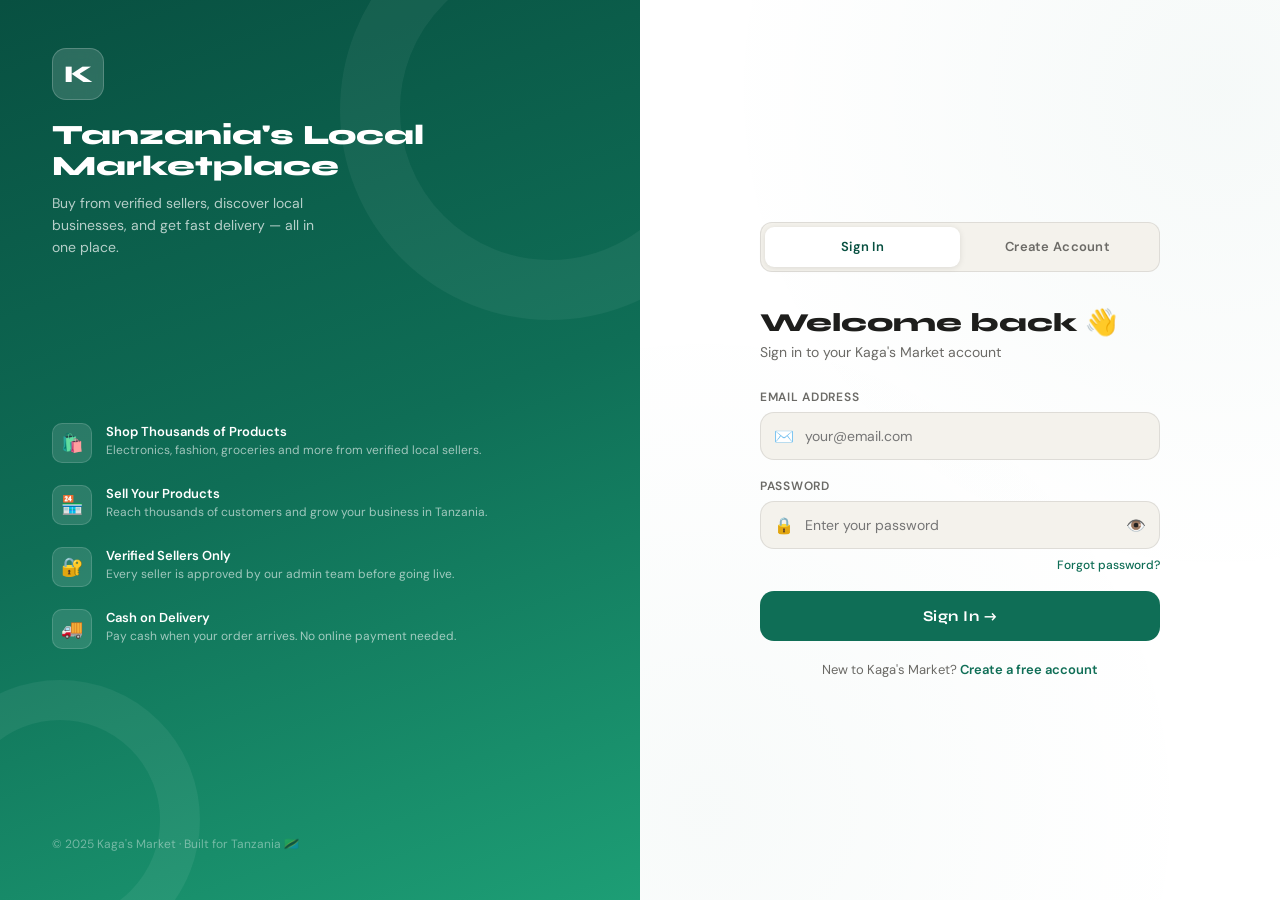
<file: login - Copy.html>
<!DOCTYPE html>
<html lang="en">
<head>
  <meta charset="UTF-8" />
  <meta name="viewport" content="width=device-width, initial-scale=1.0" />
  <title>Login — Kaga's Market</title>
  <link rel="preconnect" href="https://fonts.googleapis.com" />
  <link rel="preconnect" href="https://fonts.gstatic.com" crossorigin />
  <link href="https://fonts.googleapis.com/css2?family=Syne:wght@400;600;700;800&family=DM+Sans:ital,wght@0,400;0,500;0,600;1,400&display=swap" rel="stylesheet" />
  <style>
    /* ===== VARIABLES ===== */
    :root {
      --brand:       #0F6E56;
      --brand-mid:   #1D9E75;
      --brand-dark:  #085041;
      --brand-light: #E1F5EE;
      --accent:      #D85A30;
      --bg:          #F4F2EC;
      --surface:     #FFFFFF;
      --border:      rgba(0,0,0,0.09);
      --text:        #1E1E1C;
      --text-muted:  #6B6A66;
      --text-light:  #9E9D99;
      --radius:      14px;
      --font-head:   'Syne', sans-serif;
      --font-body:   'DM Sans', sans-serif;
    }

    *, *::before, *::after { box-sizing: border-box; margin: 0; padding: 0; }

    body {
      font-family: var(--font-body);
      background: var(--bg);
      min-height: 100vh;
      display: grid;
      grid-template-columns: 1fr 1fr;
      overflow: hidden;
    }

    /* ===== LEFT PANEL ===== */
    .left-panel {
      background: linear-gradient(160deg, var(--brand-dark) 0%, var(--brand) 50%, var(--brand-mid) 100%);
      position: relative;
      display: flex;
      flex-direction: column;
      justify-content: space-between;
      padding: 48px 52px;
      overflow: hidden;
    }
    .left-panel::before {
      content: '';
      position: absolute;
      width: 420px; height: 420px;
      border-radius: 50%;
      border: 60px solid rgba(255,255,255,0.05);
      top: -100px; right: -120px;
    }
    .left-panel::after {
      content: '';
      position: absolute;
      width: 280px; height: 280px;
      border-radius: 50%;
      border: 40px solid rgba(255,255,255,0.06);
      bottom: -60px; left: -80px;
    }
    .left-brand { position: relative; z-index: 1; }
    .brand-logo-big {
      width: 52px; height: 52px;
      background: rgba(255,255,255,0.15);
      backdrop-filter: blur(8px);
      border-radius: 14px;
      display: flex; align-items: center; justify-content: center;
      font-family: var(--font-head);
      font-weight: 800; font-size: 24px; color: #fff;
      margin-bottom: 20px;
      border: 1px solid rgba(255,255,255,0.2);
    }
    .left-brand h1 {
      font-family: var(--font-head);
      font-size: 28px; font-weight: 800; color: #fff;
      line-height: 1.1; margin-bottom: 10px;
    }
    .left-brand p {
      font-size: 14px; color: rgba(255,255,255,0.7);
      line-height: 1.6; max-width: 280px;
    }
    .left-features { position: relative; z-index: 1; }
    .feature-item {
      display: flex; align-items: flex-start;
      gap: 14px; margin-bottom: 22px;
    }
    .feature-icon {
      width: 40px; height: 40px;
      background: rgba(255,255,255,0.12);
      border-radius: 10px;
      display: flex; align-items: center; justify-content: center;
      font-size: 18px; flex-shrink: 0;
      border: 1px solid rgba(255,255,255,0.15);
    }
    .feature-text h4 { font-size: 13px; font-weight: 600; color: #fff; margin-bottom: 2px; }
    .feature-text p { font-size: 12px; color: rgba(255,255,255,0.6); line-height: 1.4; }
    .left-footer { position: relative; z-index: 1; font-size: 12px; color: rgba(255,255,255,0.4); }

    /* ===== RIGHT PANEL ===== */
    .right-panel {
      display: flex; flex-direction: column;
      justify-content: center; align-items: center;
      padding: 40px 48px; overflow-y: auto;
      background: var(--surface); position: relative;
    }
    .right-panel::before {
      content: '';
      position: absolute; inset: 0;
      background:
        radial-gradient(circle at 90% 10%, rgba(15,110,86,0.04) 0%, transparent 50%),
        radial-gradient(circle at 10% 90%, rgba(15,110,86,0.03) 0%, transparent 50%);
      pointer-events: none;
    }
    .form-container {
      width: 100%; max-width: 400px;
      position: relative; z-index: 1;
    }

    /* ===== TABS ===== */
    .auth-tabs {
      display: flex; background: var(--bg);
      border-radius: 12px; padding: 4px;
      margin-bottom: 36px; border: 1px solid var(--border);
    }
    .auth-tab {
      flex: 1; height: 40px; border: none;
      background: transparent; border-radius: 9px;
      font-family: var(--font-body); font-size: 13px;
      font-weight: 600; color: var(--text-muted);
      cursor: pointer; transition: all 0.2s; letter-spacing: 0.02em;
    }
    .auth-tab.active {
      background: var(--surface); color: var(--brand-dark);
      box-shadow: 0 1px 6px rgba(0,0,0,0.1);
    }

    /* ===== FORM HEADER ===== */
    .form-header { margin-bottom: 28px; }
    .form-header h2 {
      font-family: var(--font-head);
      font-size: 26px; font-weight: 800; color: var(--text);
      line-height: 1.15; margin-bottom: 6px;
    }
    .form-header p { font-size: 14px; color: var(--text-muted); }

    /* ===== FORM FIELDS ===== */
    .form-panel { display: none; }
    .form-panel.active { display: block; }

    .field { margin-bottom: 18px; position: relative; }
    .field label {
      display: block; font-size: 12px; font-weight: 600;
      color: var(--text-muted); text-transform: uppercase;
      letter-spacing: 0.06em; margin-bottom: 7px;
    }
    .field-wrap { position: relative; }
    .field-icon {
      position: absolute; left: 14px; top: 50%;
      transform: translateY(-50%); font-size: 16px;
      pointer-events: none; z-index: 1;
    }
    .field input, .field select {
      width: 100%; height: 48px;
      background: var(--bg); border: 1.5px solid var(--border);
      border-radius: var(--radius); padding: 0 14px 0 44px;
      font-family: var(--font-body); font-size: 14px; color: var(--text);
      outline: none; transition: border-color 0.2s, background 0.2s;
      appearance: none;
    }
    .field input:focus, .field select:focus {
      border-color: var(--brand); background: #fff;
    }
    .field input.error { border-color: var(--accent); }
    .field-err {
      font-size: 11px; color: var(--accent);
      margin-top: 5px; display: none;
    }
    .field-err.show { display: block; }

    /* Password toggle */
    .pwd-toggle {
      position: absolute; right: 14px; top: 50%;
      transform: translateY(-50%);
      background: none; border: none; cursor: pointer;
      font-size: 16px; color: var(--text-light); padding: 0;
    }

    /* Account type pills — REMOVED "Work/Professional" option */
    .account-type-row {
      display: grid;
      grid-template-columns: 1fr 1fr; /* Only 2 columns now: Buy and Sell */
      gap: 8px; margin-bottom: 18px;
    }
    .type-pill { position: relative; }
    .type-pill input[type="radio"] { position: absolute; opacity: 0; width: 0; height: 0; }
    .type-pill label {
      display: flex; flex-direction: column;
      align-items: center; gap: 4px;
      padding: 14px 8px;
      background: var(--bg); border: 1.5px solid var(--border);
      border-radius: var(--radius); cursor: pointer;
      transition: all 0.2s;
      text-transform: none; letter-spacing: 0;
    }
    .type-pill label .pill-icon { font-size: 24px; }
    .type-pill label .pill-name { font-size: 12px; font-weight: 600; color: var(--text-muted); }
    .type-pill input:checked + label { border-color: var(--brand); background: var(--brand-light); }
    .type-pill input:checked + label .pill-name { color: var(--brand-dark); }

    /* Two-col row */
    .field-row { display: grid; grid-template-columns: 1fr 1fr; gap: 14px; }

    /* Forgot password */
    .forgot-row {
      display: flex; justify-content: flex-end;
      margin-top: -10px; margin-bottom: 18px;
    }
    .forgot-link {
      font-size: 12px; color: var(--brand); font-weight: 500;
      background: none; border: none; cursor: pointer;
      font-family: var(--font-body);
    }

    /* Password strength */
    .pwd-strength { margin-top: 6px; }
    .strength-bar {
      height: 3px; background: var(--border);
      border-radius: 99px; overflow: hidden; margin-bottom: 4px;
    }
    .strength-fill {
      height: 100%; border-radius: 99px;
      width: 0%; transition: width 0.3s, background 0.3s;
    }
    .strength-label { font-size: 11px; color: var(--text-light); }

    /* Terms checkbox */
    .terms-row {
      display: flex; align-items: flex-start;
      gap: 10px; margin-bottom: 20px;
    }
    .terms-row input[type="checkbox"] {
      width: 16px; height: 16px;
      accent-color: var(--brand); margin-top: 2px; flex-shrink: 0;
    }
    .terms-row span { font-size: 12px; color: var(--text-muted); line-height: 1.5; }
    .terms-row a { color: var(--brand); font-weight: 500; text-decoration: none; }

    /* Submit button */
    .btn-submit {
      width: 100%; height: 50px; background: var(--brand); color: #fff;
      border: none; border-radius: var(--radius);
      font-family: var(--font-head); font-size: 15px; font-weight: 700;
      cursor: pointer; letter-spacing: 0.03em;
      transition: background 0.2s, transform 0.15s;
    }
    .btn-submit:hover { background: var(--brand-dark); transform: translateY(-1px); }
    .btn-submit:active { transform: translateY(0); }
    .btn-submit.loading { pointer-events: none; opacity: 0.8; }

    /* Divider */
    .divider {
      display: flex; align-items: center;
      gap: 12px; margin: 20px 0;
      color: var(--text-light); font-size: 12px;
    }
    .divider::before, .divider::after {
      content: ''; flex: 1; height: 1px; background: var(--border);
    }

    /* Switch link */
    .switch-link {
      text-align: center; margin-top: 20px;
      font-size: 13px; color: var(--text-muted);
    }
    .switch-link button {
      background: none; border: none; color: var(--brand);
      font-weight: 600; cursor: pointer;
      font-family: var(--font-body); font-size: 13px;
    }

    /* ===== TOAST ===== */
    .toast {
      position: fixed; top: 24px; right: 24px;
      padding: 14px 20px; border-radius: 12px;
      font-size: 13px; font-weight: 500;
      font-family: var(--font-body); z-index: 9999;
      max-width: 320px; box-shadow: 0 8px 32px rgba(0,0,0,0.15);
      animation: slideIn 0.3s ease;
      display: flex; align-items: center; gap: 10px;
    }
    .toast.success { background: var(--brand-dark); color: #fff; }
    .toast.error   { background: #C0392B; color: #fff; }
    .toast.info    { background: #1A5276; color: #fff; }
    @keyframes slideIn {
      from { opacity: 0; transform: translateX(20px); }
      to   { opacity: 1; transform: translateX(0); }
    }

    /* ===== FORGOT PASSWORD MODAL ===== */
    .overlay {
      position: fixed; inset: 0;
      background: rgba(0,0,0,0.45);
      backdrop-filter: blur(4px);
      z-index: 500; display: none;
      align-items: center; justify-content: center;
    }
    .overlay.show { display: flex; }
    .modal {
      background: var(--surface); border-radius: 20px;
      padding: 36px; width: 100%; max-width: 380px;
      animation: modalIn 0.3s ease;
    }
    @keyframes modalIn {
      from { opacity: 0; transform: scale(0.95) translateY(10px); }
      to   { opacity: 1; transform: scale(1) translateY(0); }
    }
    .modal h3 { font-family: var(--font-head); font-size: 20px; font-weight: 700; margin-bottom: 6px; }
    .modal p { font-size: 13px; color: var(--text-muted); margin-bottom: 20px; line-height: 1.5; }
    .modal-actions { display: flex; gap: 10px; margin-top: 16px; }
    .btn-cancel {
      flex: 1; height: 44px; background: var(--bg);
      border: 1.5px solid var(--border); border-radius: var(--radius);
      font-family: var(--font-body); font-size: 13px; font-weight: 500;
      cursor: pointer; color: var(--text);
    }
    .btn-modal-submit {
      flex: 1; height: 44px; background: var(--brand); color: #fff;
      border: none; border-radius: var(--radius);
      font-family: var(--font-body); font-size: 13px; font-weight: 600; cursor: pointer;
    }

    /* ===== RESPONSIVE ===== */
    @media (max-width: 768px) {
      body { grid-template-columns: 1fr; }
      .left-panel { display: none; }
      .right-panel { padding: 32px 24px; }
    }
  </style>
</head>
<body>

  <!-- ===== LEFT PANEL ===== -->
  <div class="left-panel">
    <div class="left-brand">
      <div class="brand-logo-big">K</div>
      <h1>Tanzania's Local Marketplace</h1>
      <p>Buy from verified sellers, discover local businesses, and get fast delivery — all in one place.</p>
    </div>

    <div class="left-features">
      <div class="feature-item">
        <div class="feature-icon">🛍️</div>
        <div class="feature-text">
          <h4>Shop Thousands of Products</h4>
          <p>Electronics, fashion, groceries and more from verified local sellers.</p>
        </div>
      </div>
      <div class="feature-item">
        <div class="feature-icon">🏪</div>
        <div class="feature-text">
          <h4>Sell Your Products</h4>
          <p>Reach thousands of customers and grow your business in Tanzania.</p>
        </div>
      </div>
      <div class="feature-item">
        <div class="feature-icon">🔐</div>
        <div class="feature-text">
          <h4>Verified Sellers Only</h4>
          <p>Every seller is approved by our admin team before going live.</p>
        </div>
      </div>
      <div class="feature-item">
        <div class="feature-icon">🚚</div>
        <div class="feature-text">
          <h4>Cash on Delivery</h4>
          <p>Pay cash when your order arrives. No online payment needed.</p>
        </div>
      </div>
    </div>

    <div class="left-footer">
      © 2025 Kaga's Market · Built for Tanzania 🇹🇿
    </div>
  </div>

  <!-- ===== RIGHT PANEL ===== -->
  <div class="right-panel">
    <div class="form-container">

      <!-- TABS: Only Login and Register. NO admin tab visible to public. -->
      <div class="auth-tabs">
        <button class="auth-tab active" id="tab-login"    onclick="showTab('login')">Sign In</button>
        <button class="auth-tab"        id="tab-register" onclick="showTab('register')">Create Account</button>
      </div>

      <!-- ===== LOGIN FORM ===== -->
      <div class="form-panel active" id="panel-login">
        <div class="form-header">
          <h2>Welcome back 👋</h2>
          <p>Sign in to your Kaga's Market account</p>
        </div>

        <form id="login-form" onsubmit="handleLogin(event)" novalidate>

          <div class="field">
            <label>Email Address</label>
            <div class="field-wrap">
              <span class="field-icon">✉️</span>
              <input type="email" id="login-email" placeholder="your@email.com" autocomplete="email" />
            </div>
            <div class="field-err" id="err-login-email">Please enter a valid email</div>
          </div>

          <div class="field">
            <label>Password</label>
            <div class="field-wrap">
              <span class="field-icon">🔒</span>
              <input type="password" id="login-password" placeholder="Enter your password" autocomplete="current-password" />
              <button type="button" class="pwd-toggle" onclick="togglePwd('login-password', this)">👁️</button>
            </div>
            <div class="field-err" id="err-login-password">Password is required</div>
          </div>

          <div class="forgot-row">
            <button type="button" class="forgot-link" onclick="showForgot()">Forgot password?</button>
          </div>

          <button type="submit" class="btn-submit" id="btn-login">Sign In →</button>

        </form>

        <div class="switch-link">
          New to Kaga's Market?
          <button onclick="showTab('register')">Create a free account</button>
        </div>
      </div>

      <!-- ===== REGISTER FORM ===== -->
      <div class="form-panel" id="panel-register">
        <div class="form-header">
          <h2>Join Kaga's Market ✨</h2>
          <p>Create your free account today</p>
        </div>

        <form id="register-form" onsubmit="handleRegister(event)" novalidate>

          <!--
            ACCOUNT TYPE — Only Buyer and Seller.
            "Work/Professional" option has been REMOVED as requested.
            Admin accounts are NEVER created from this page — only you can be admin.
          -->
          <div style="margin-bottom:18px;">
            <div style="font-size:12px;font-weight:600;color:var(--text-muted);text-transform:uppercase;letter-spacing:0.06em;margin-bottom:10px;">
              I want to
            </div>
            <div class="account-type-row">
              <div class="type-pill">
                <input type="radio" name="actype" id="type-buyer" value="buyer" checked />
                <label for="type-buyer">
                  <span class="pill-icon">🛍️</span>
                  <span class="pill-name">Buy Products</span>
                </label>
              </div>
              <div class="type-pill">
                <input type="radio" name="actype" id="type-seller" value="seller" />
                <label for="type-seller">
                  <span class="pill-icon">🏪</span>
                  <span class="pill-name">Sell Products</span>
                </label>
              </div>
            </div>
          </div>

          <!-- Name -->
          <div class="field-row">
            <div class="field">
              <label>First Name</label>
              <div class="field-wrap">
                <span class="field-icon">👤</span>
                <input type="text" id="reg-firstname" placeholder="Juma" autocomplete="given-name" />
              </div>
              <div class="field-err" id="err-reg-firstname">Required</div>
            </div>
            <div class="field">
              <label>Last Name</label>
              <div class="field-wrap">
                <span class="field-icon">👤</span>
                <input type="text" id="reg-lastname" placeholder="Ally" autocomplete="family-name" />
              </div>
              <div class="field-err" id="err-reg-lastname">Required</div>
            </div>
          </div>

          <div class="field">
            <label>Email Address</label>
            <div class="field-wrap">
              <span class="field-icon">✉️</span>
              <input type="email" id="reg-email" placeholder="your@email.com" autocomplete="email" />
            </div>
            <div class="field-err" id="err-reg-email">Please enter a valid email</div>
          </div>

          <div class="field">
            <label>Phone Number</label>
            <div class="field-wrap">
              <span class="field-icon">📱</span>
              <input type="tel" id="reg-phone" placeholder="0754 000 000" autocomplete="tel" />
            </div>
            <div class="field-err" id="err-reg-phone">Please enter a valid phone number</div>
          </div>

          <div class="field">
            <label>City / Region</label>
            <div class="field-wrap">
              <span class="field-icon">📍</span>
              <select id="reg-city">
                <option value="">Select your city</option>
                <option>Dar es Salaam</option>
                <option>Mwanza</option>
                <option>Arusha</option>
                <option>Dodoma</option>
                <option>Mbeya</option>
                <option>Tanga</option>
                <option>Zanzibar</option>
                <option>Morogoro</option>
                <option>Tabora</option>
                <option>Other</option>
              </select>
            </div>
            <div class="field-err" id="err-reg-city">Please select your city</div>
          </div>

          <div class="field">
            <label>Password</label>
            <div class="field-wrap">
              <span class="field-icon">🔒</span>
              <input type="password" id="reg-password" placeholder="Create a strong password"
                autocomplete="new-password" oninput="checkStrength(this.value)" />
              <button type="button" class="pwd-toggle" onclick="togglePwd('reg-password', this)">👁️</button>
            </div>
            <div class="pwd-strength">
              <div class="strength-bar"><div class="strength-fill" id="strength-fill"></div></div>
              <div class="strength-label" id="strength-label">Enter a password</div>
            </div>
            <div class="field-err" id="err-reg-password">Password must be at least 6 characters</div>
          </div>

          <div class="field">
            <label>Confirm Password</label>
            <div class="field-wrap">
              <span class="field-icon">🔒</span>
              <input type="password" id="reg-confirm" placeholder="Repeat your password" autocomplete="new-password" />
              <button type="button" class="pwd-toggle" onclick="togglePwd('reg-confirm', this)">👁️</button>
            </div>
            <div class="field-err" id="err-reg-confirm">Passwords do not match</div>
          </div>

          <div class="terms-row">
            <input type="checkbox" id="terms-check" />
            <span>
              I agree to Kaga's Market <a href="#">Terms of Service</a> and
              <a href="#">Privacy Policy</a>. I understand my data will be stored securely.
            </span>
          </div>

          <button type="submit" class="btn-submit" id="btn-register">Create Account →</button>

        </form>

        <div class="switch-link">
          Already have an account?
          <button onclick="showTab('login')">Sign in here</button>
        </div>
      </div>

    </div>
  </div>

  <!-- ===== FORGOT PASSWORD MODAL ===== -->
  <div class="overlay" id="forgot-overlay">
    <div class="modal">
      <h3>🔑 Reset Password</h3>
      <p>Enter the email address linked to your account. We'll send you instructions to reset your password.</p>
      <div class="field">
        <label>Email Address</label>
        <div class="field-wrap">
          <span class="field-icon">✉️</span>
          <input type="email" id="forgot-email" placeholder="your@email.com" />
        </div>
      </div>
      <div class="modal-actions">
        <button class="btn-cancel" onclick="hideForgot()">Cancel</button>
        <button class="btn-modal-submit" onclick="sendReset()">Send Reset Link</button>
      </div>
    </div>
  </div>

  <script>
    // ============================================================
    // KAGA'S MARKET — login.js (inline)
    //
    // SECURITY RULES:
    // 1. Admin credentials are hardcoded and NEVER shown on any form.
    // 2. Normal users can ONLY register as Buyer or Seller.
    //    The "Professional/Work" option has been REMOVED.
    // 3. Admin role CANNOT be selected during registration.
    //    Only the hardcoded admin below can access the admin panel.
    // 4. After login, the user is redirected to index.html.
    //    index.html checks the role and shows/hides the admin panel.
    // ============================================================


    // ============================================================
    // ADMIN ACCOUNT
    // This is the ONLY admin. No one else can become admin.
    // Keep this email and password secret — only you know it.
    // Change the password to something only you know.
    // ============================================================
    var ADMIN = {
      id:        'admin-001',
      firstName: 'Kelvin',
      lastName:  'Kagaruki',
      name:      'Kelvin Kagaruki',
      email:     'admin@kagasmarket.com',
      password:  'Kaga@Admin2025',  // Change this to your own secret password
      role:      'admin',
      city:      'Arusha',
    };


    // ============================================================
    // TAB SWITCHER
    // Switches between Sign In and Create Account tabs.
    // ============================================================
    function showTab(tab) {
      document.querySelectorAll('.form-panel').forEach(function(p) {
        p.classList.remove('active');
      });
      document.querySelectorAll('.auth-tab').forEach(function(t) {
        t.classList.remove('active');
      });
      document.getElementById('panel-' + tab).classList.add('active');
      document.getElementById('tab-'   + tab).classList.add('active');
      clearErrors();
    }


    // ============================================================
    // PASSWORD VISIBILITY TOGGLE
    // Shows or hides password text when the eye icon is clicked.
    // ============================================================
    function togglePwd(inputId, btn) {
      var input = document.getElementById(inputId);
      if (input.type === 'password') {
        input.type      = 'text';
        btn.textContent = '🙈';
      } else {
        input.type      = 'password';
        btn.textContent = '👁️';
      }
    }


    // ============================================================
    // PASSWORD STRENGTH CHECKER
    // Shows a colored bar and label as the user types their password.
    // ============================================================
    function checkStrength(val) {
      var fill  = document.getElementById('strength-fill');
      var label = document.getElementById('strength-label');
      var score = 0;

      if (val.length >= 6)              score++;
      if (val.length >= 10)             score++;
      if (/[A-Z]/.test(val))            score++;
      if (/[0-9]/.test(val))            score++;
      if (/[^A-Za-z0-9]/.test(val))     score++;

      var levels = [
        { w: '0%',   c: '#ccc',    t: 'Enter a password' },
        { w: '20%',  c: '#E74C3C', t: 'Very weak' },
        { w: '40%',  c: '#E67E22', t: 'Weak' },
        { w: '60%',  c: '#F1C40F', t: 'Fair' },
        { w: '80%',  c: '#2ECC71', t: 'Strong' },
        { w: '100%', c: '#0F6E56', t: 'Very strong ✅' },
      ];

      var lv = val.length === 0 ? levels[0] : levels[Math.min(score, 5)];
      fill.style.width      = lv.w;
      fill.style.background = lv.c;
      label.textContent     = lv.t;
      label.style.color     = lv.c === '#ccc' ? 'var(--text-light)' : lv.c;
    }


    // ============================================================
    // ERROR HELPERS
    // Show or hide error messages under form fields.
    // ============================================================
    function showErr(id, msg) {
      var el = document.getElementById(id);
      if (el) {
        if (msg) el.textContent = msg;
        el.classList.add('show');
      }
    }
    function clearErr(id) {
      var el = document.getElementById(id);
      if (el) el.classList.remove('show');
    }
    function clearErrors() {
      document.querySelectorAll('.field-err').forEach(function(e) {
        e.classList.remove('show');
      });
      document.querySelectorAll('input').forEach(function(i) {
        i.classList.remove('error');
      });
    }


    // ============================================================
    // TOAST NOTIFICATION
    // Shows a small popup message at the top-right of the screen.
    // type: 'success' | 'error' | 'info'
    // ============================================================
    function toast(msg, type) {
      var t         = document.createElement('div');
      t.className   = 'toast ' + (type || 'success');
      t.textContent = msg;
      document.body.appendChild(t);
      setTimeout(function() {
        t.style.opacity    = '0';
        t.style.transition = 'opacity 0.3s';
        setTimeout(function() { t.remove(); }, 300);
      }, 3000);
    }


    // ============================================================
    // LOGIN HANDLER
    // Checks the entered email and password against:
    //   1. The hardcoded admin account
    //   2. Registered users saved in localStorage
    // On success, saves the user to localStorage and redirects.
    // ============================================================
    function handleLogin(e) {
      e.preventDefault();
      clearErrors();

      var email    = document.getElementById('login-email').value.trim();
      var password = document.getElementById('login-password').value;
      var valid    = true;

      // Validate fields
      if (!email || !/\S+@\S+\.\S+/.test(email)) {
        showErr('err-login-email', 'Please enter a valid email'); valid = false;
      }
      if (!password) {
        showErr('err-login-password', 'Password is required'); valid = false;
      }
      if (!valid) return;

      // Show loading state on button
      var btn         = document.getElementById('btn-login');
      btn.textContent = 'Signing in...';
      btn.classList.add('loading');

      setTimeout(function() {
        btn.textContent = 'Sign In →';
        btn.classList.remove('loading');

        // --- Check if this is the admin ---
        // Admin login is completely silent — no special tab or button.
        // Only the person who knows the admin email and password can log in as admin.
        if (email === ADMIN.email && password === ADMIN.password) {
          // Save admin session
          localStorage.setItem('currentUser', JSON.stringify({
            id:        ADMIN.id,
            firstName: ADMIN.firstName,
            name:      ADMIN.name,
            email:     ADMIN.email,
            role:      'admin',   // This role unlocks the admin panel in index.html
            city:      ADMIN.city,
          }));
          toast('✅ Welcome back, Admin! Redirecting...', 'success');
          setTimeout(function() { window.location.href = 'index.html'; }, 1200);
          return;
        }

        // --- Check registered users ---
        var users = JSON.parse(localStorage.getItem('kagaUsers') || '[]');
        var user  = users.find(function(u) {
          return u.email === email && u.password === password;
        });

        if (!user) {
          toast('❌ Wrong email or password. Please try again.', 'error');
          return;
        }

        // Update last login time
        user.lastLogin = new Date().toISOString();
        localStorage.setItem('kagaUsers', JSON.stringify(users));

        // Save session (WITHOUT the password for safety)
        localStorage.setItem('currentUser', JSON.stringify({
          id:        user.id,
          firstName: user.firstName,
          name:      user.name,
          email:     user.email,
          phone:     user.phone,
          city:      user.city,
          role:      user.role,  // 'buyer' or 'seller' — never 'admin'
        }));

        toast('✅ Welcome back, ' + user.firstName + '! Redirecting...', 'success');
        setTimeout(function() { window.location.href = 'index.html'; }, 1200);

      }, 800);
    }


    // ============================================================
    // REGISTER HANDLER
    // Creates a new buyer or seller account.
    //
    // SECURITY:
    // - Role is read from the radio buttons (buyer or seller only).
    // - Even if someone tries to manually set role to 'admin',
    //   we force it to 'buyer' as a safety check.
    // - Duplicate emails are rejected.
    // ============================================================
    function handleRegister(e) {
      e.preventDefault();
      clearErrors();

      var firstName = document.getElementById('reg-firstname').value.trim();
      var lastName  = document.getElementById('reg-lastname').value.trim();
      var email     = document.getElementById('reg-email').value.trim();
      var phone     = document.getElementById('reg-phone').value.trim();
      var city      = document.getElementById('reg-city').value;
      var password  = document.getElementById('reg-password').value;
      var confirm   = document.getElementById('reg-confirm').value;
      var terms     = document.getElementById('terms-check').checked;

      // Read selected account type (buyer or seller only)
      var selectedType = document.querySelector('input[name="actype"]:checked').value;

      // SECURITY: Force role to buyer or seller — never allow admin via registration
      var role = (selectedType === 'seller') ? 'seller' : 'buyer';

      var valid = true;

      // Validate all fields
      if (!firstName)                              { showErr('err-reg-firstname', 'First name is required');          valid = false; }
      if (!lastName)                               { showErr('err-reg-lastname',  'Last name is required');           valid = false; }
      if (!email || !/\S+@\S+\.\S+/.test(email))  { showErr('err-reg-email',     'Enter a valid email address');     valid = false; }
      if (!phone || phone.replace(/\s/g,'').length < 9) { showErr('err-reg-phone', 'Enter a valid phone number');    valid = false; }
      if (!city)                                   { showErr('err-reg-city',      'Please select your city');         valid = false; }
      if (!password || password.length < 6)        { showErr('err-reg-password',  'Password must be at least 6 characters'); valid = false; }
      if (password !== confirm)                    { showErr('err-reg-confirm',   'Passwords do not match');          valid = false; }
      if (!terms)                                  { toast('⚠️ Please agree to the Terms of Service', 'info'); valid = false; }
      if (!valid) return;

      // Check if email is already registered
      var users = JSON.parse(localStorage.getItem('kagaUsers') || '[]');
      if (users.find(function(u) { return u.email === email; })) {
        showErr('err-reg-email', 'This email is already registered. Please sign in.');
        return;
      }

      // Also block anyone trying to register with the admin email
      if (email === ADMIN.email) {
        showErr('err-reg-email', 'This email is not available.');
        return;
      }

      // Show loading state
      var btn         = document.getElementById('btn-register');
      btn.textContent = 'Creating account...';
      btn.classList.add('loading');

      setTimeout(function() {
        btn.textContent = 'Create Account →';
        btn.classList.remove('loading');

        // Build new user object
        var newUser = {
          id:           Date.now(),
          firstName:    firstName,
          lastName:     lastName,
          name:         firstName + ' ' + lastName,
          email:        email,
          phone:        phone,
          city:         city,
          password:     password,  // In future: hash this with Firebase Auth
          role:         role,      // 'buyer' or 'seller' only
          registeredAt: new Date().toISOString(),
          lastLogin:    null,
        };

        // Save to users list
        users.push(newUser);
        localStorage.setItem('kagaUsers', JSON.stringify(users));

        // Save session (without password)
        localStorage.setItem('currentUser', JSON.stringify({
          id:        newUser.id,
          firstName: newUser.firstName,
          name:      newUser.name,
          email:     newUser.email,
          phone:     newUser.phone,
          city:      newUser.city,
          role:      newUser.role,
        }));

        toast('🎉 Welcome to Kaga\'s Market, ' + firstName + '!', 'success');
        setTimeout(function() { window.location.href = 'index.html'; }, 1500);

      }, 900);
    }


    // ============================================================
    // FORGOT PASSWORD
    // Shows a modal where user enters their email to reset password.
    // In the future this will send a real email via Firebase.
    // ============================================================
    function showForgot() {
      document.getElementById('forgot-overlay').classList.add('show');
    }
    function hideForgot() {
      document.getElementById('forgot-overlay').classList.remove('show');
    }
    function sendReset() {
      var email = document.getElementById('forgot-email').value.trim();
      if (!email || !/\S+@\S+\.\S+/.test(email)) {
        toast('⚠️ Please enter a valid email address', 'info');
        return;
      }
      hideForgot();
      // Always show same message whether email exists or not (security best practice)
      toast('📧 If that email is registered, a reset link has been sent.', 'success');
    }

    // Close forgot modal when clicking outside it
    document.getElementById('forgot-overlay').addEventListener('click', function(e) {
      if (e.target === this) hideForgot();
    });


    // ============================================================
    // AUTO-REDIRECT IF ALREADY LOGGED IN
    // If someone is already logged in and goes to login.html,
    // redirect them straight to the main app.
    // ============================================================
    (function checkIfLoggedIn() {
      var user = JSON.parse(localStorage.getItem('currentUser') || 'null');
      if (user) {
        window.location.href = 'index.html';
      }
    })();

  </script>
</body>
</html>
</file>
